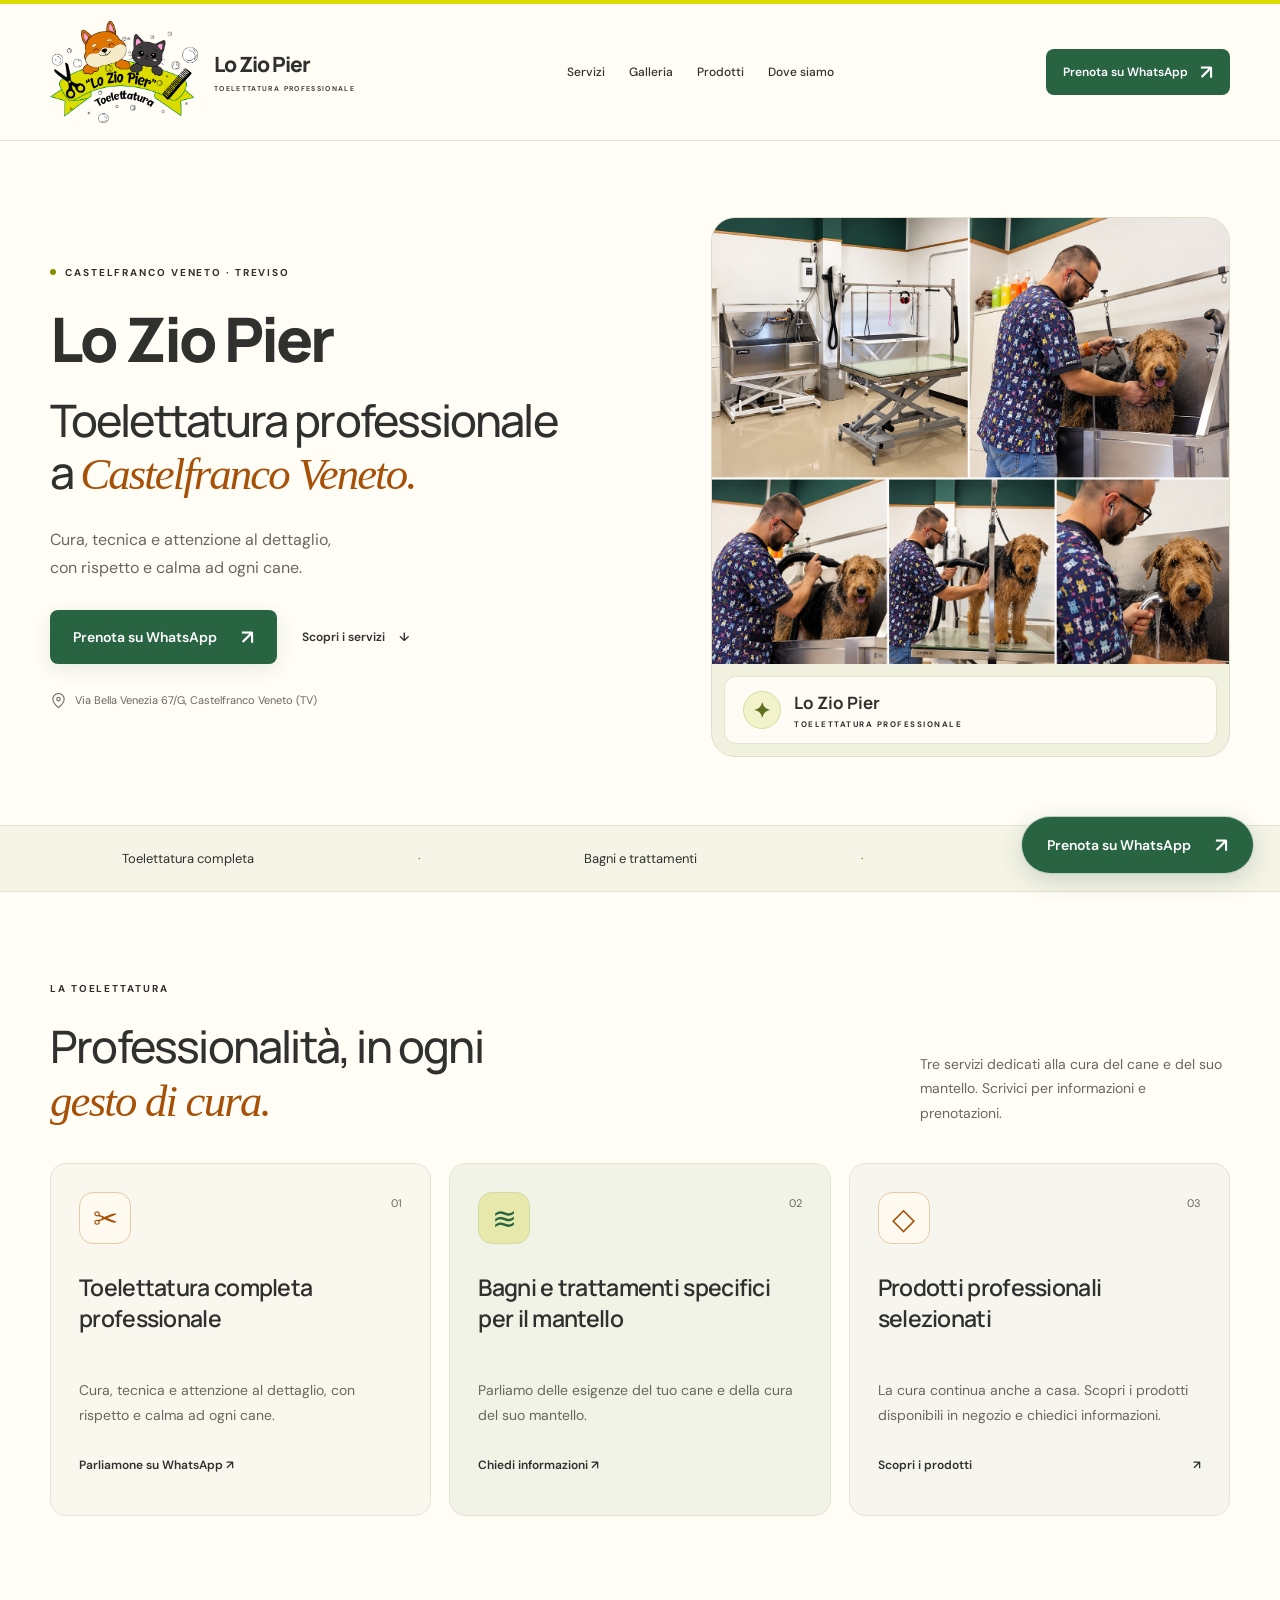
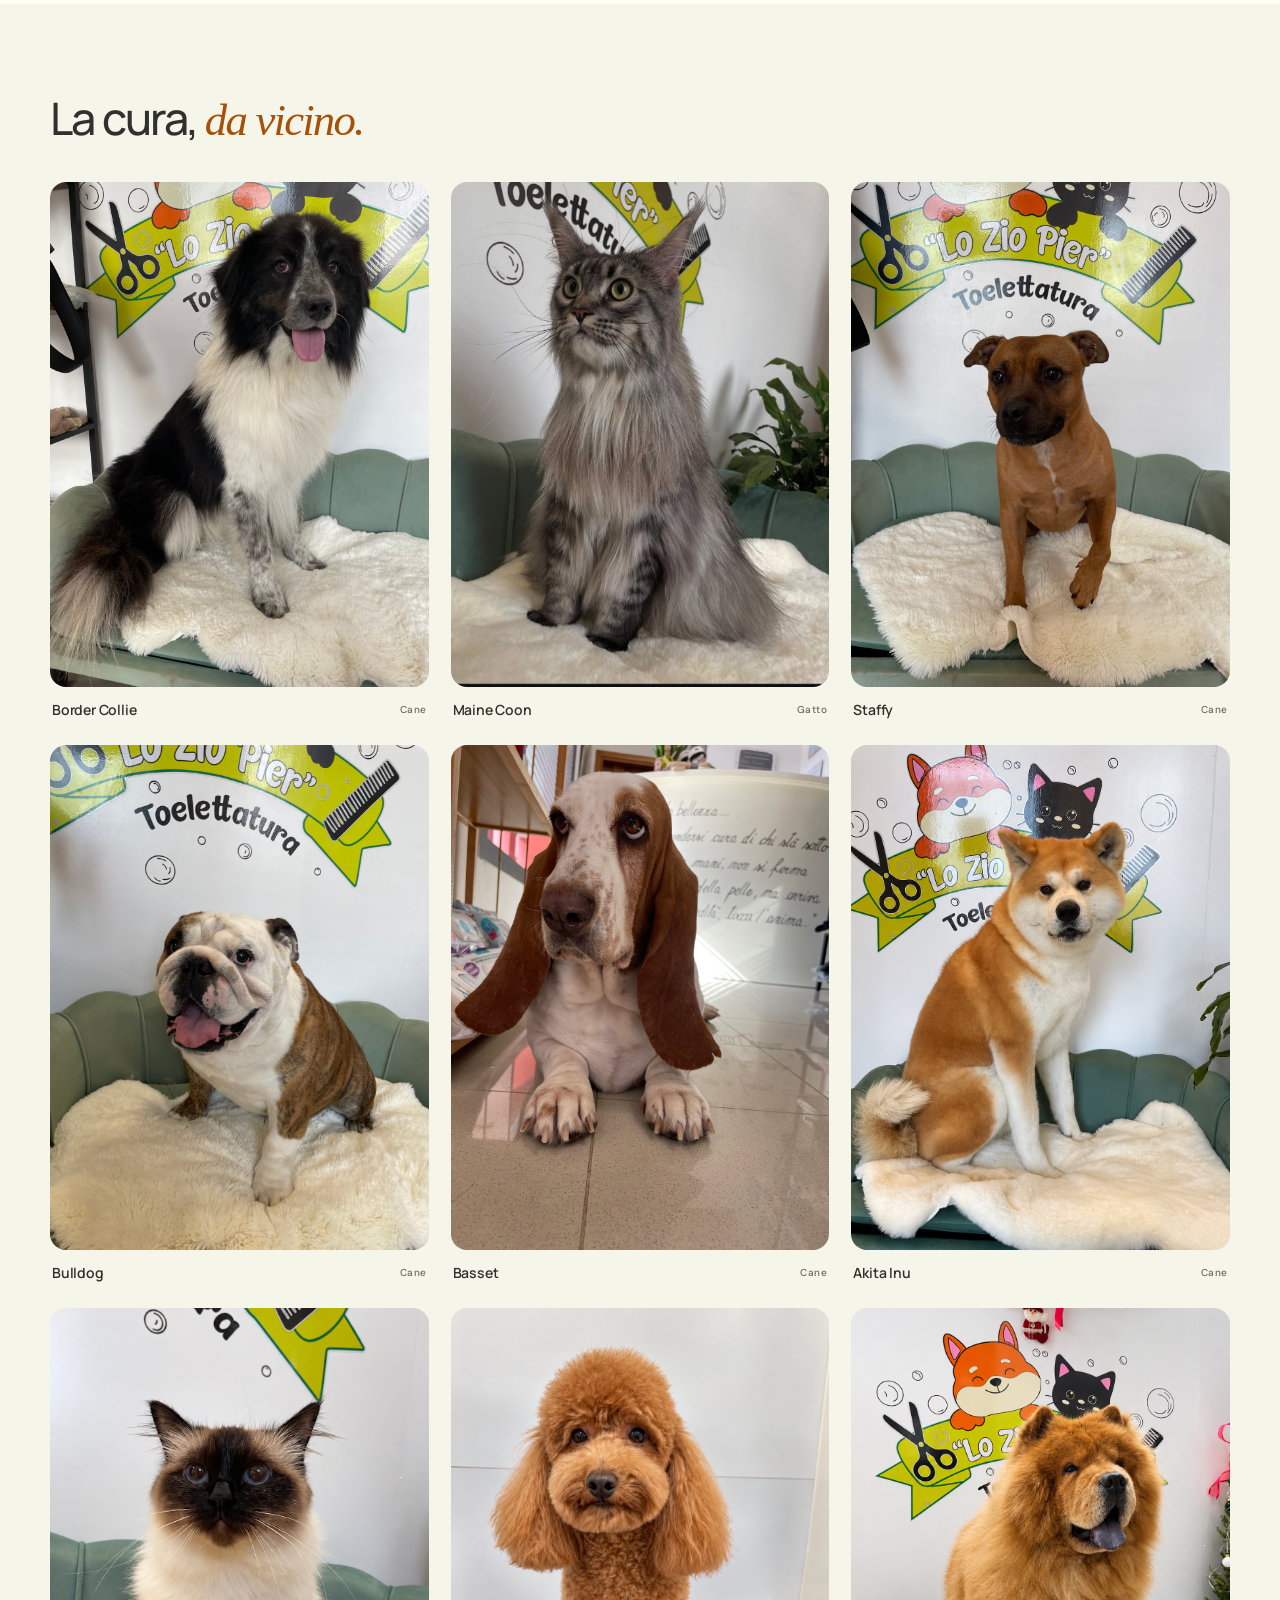
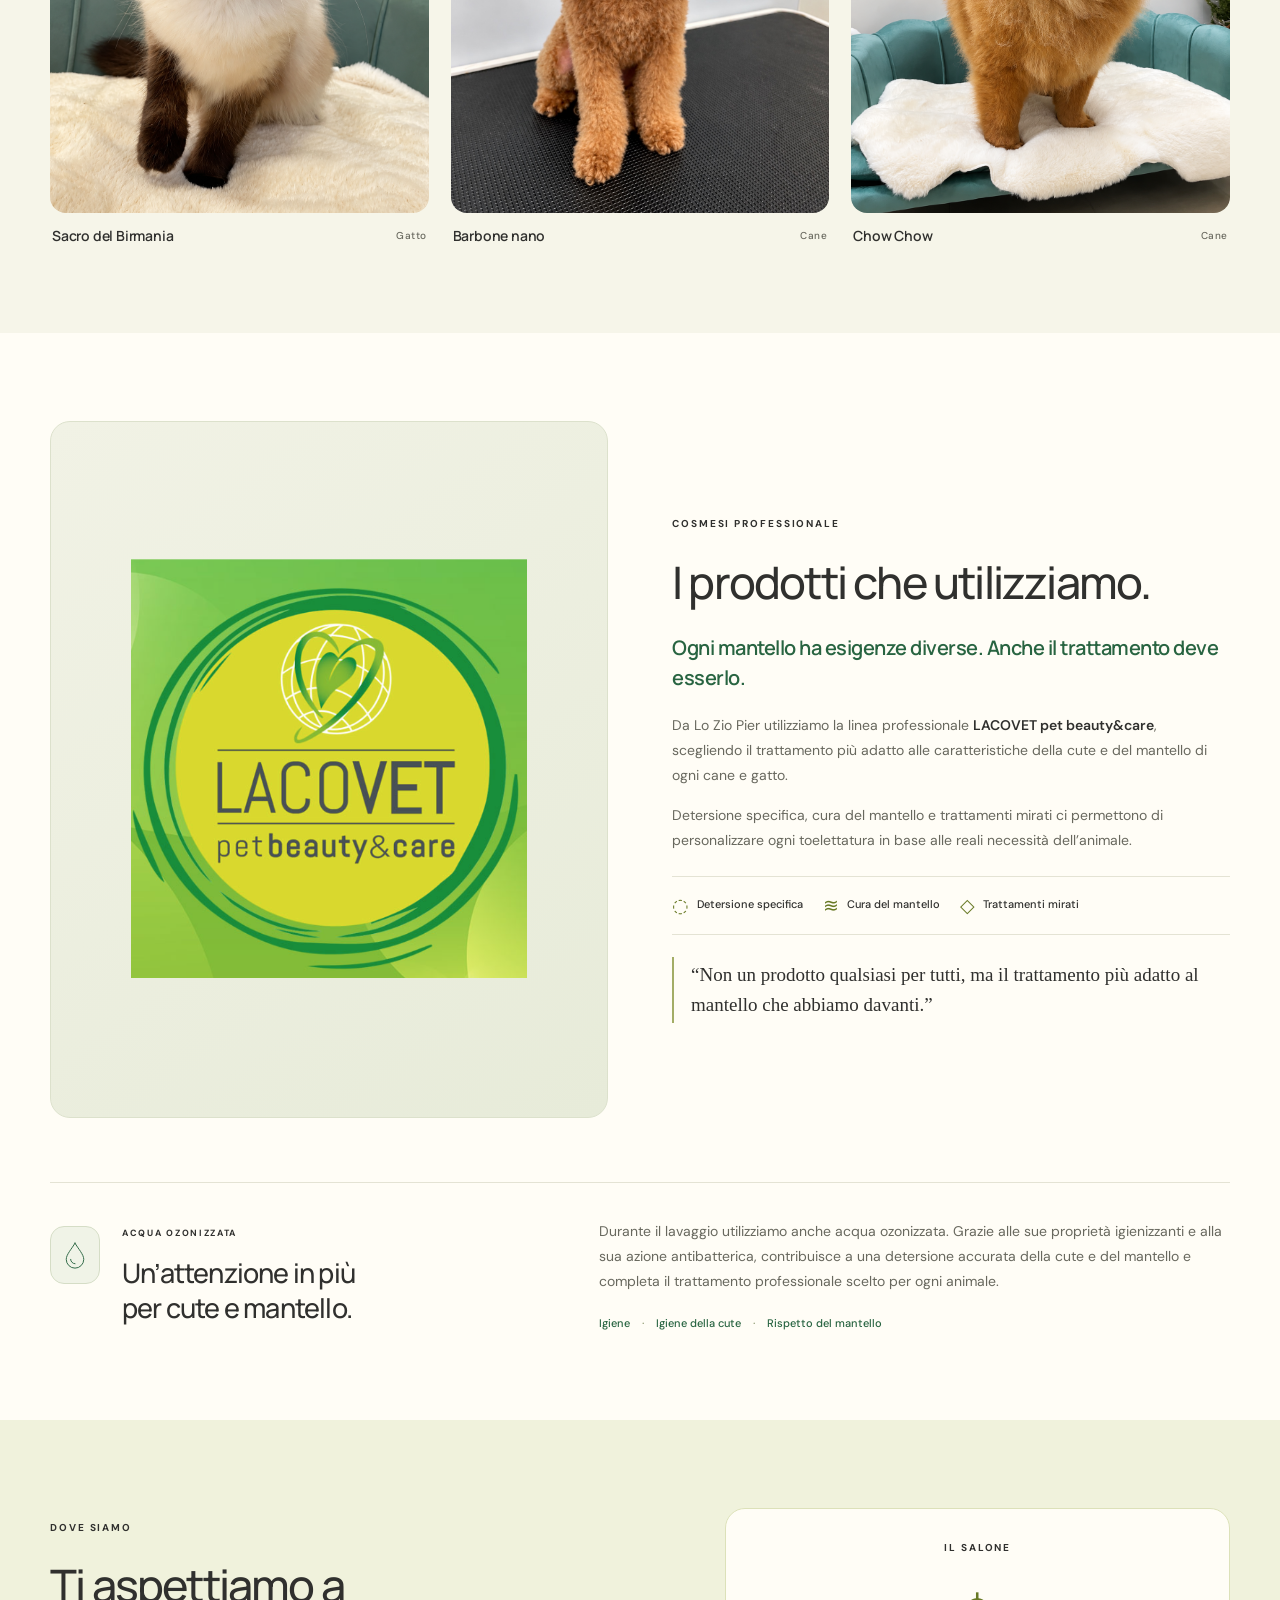
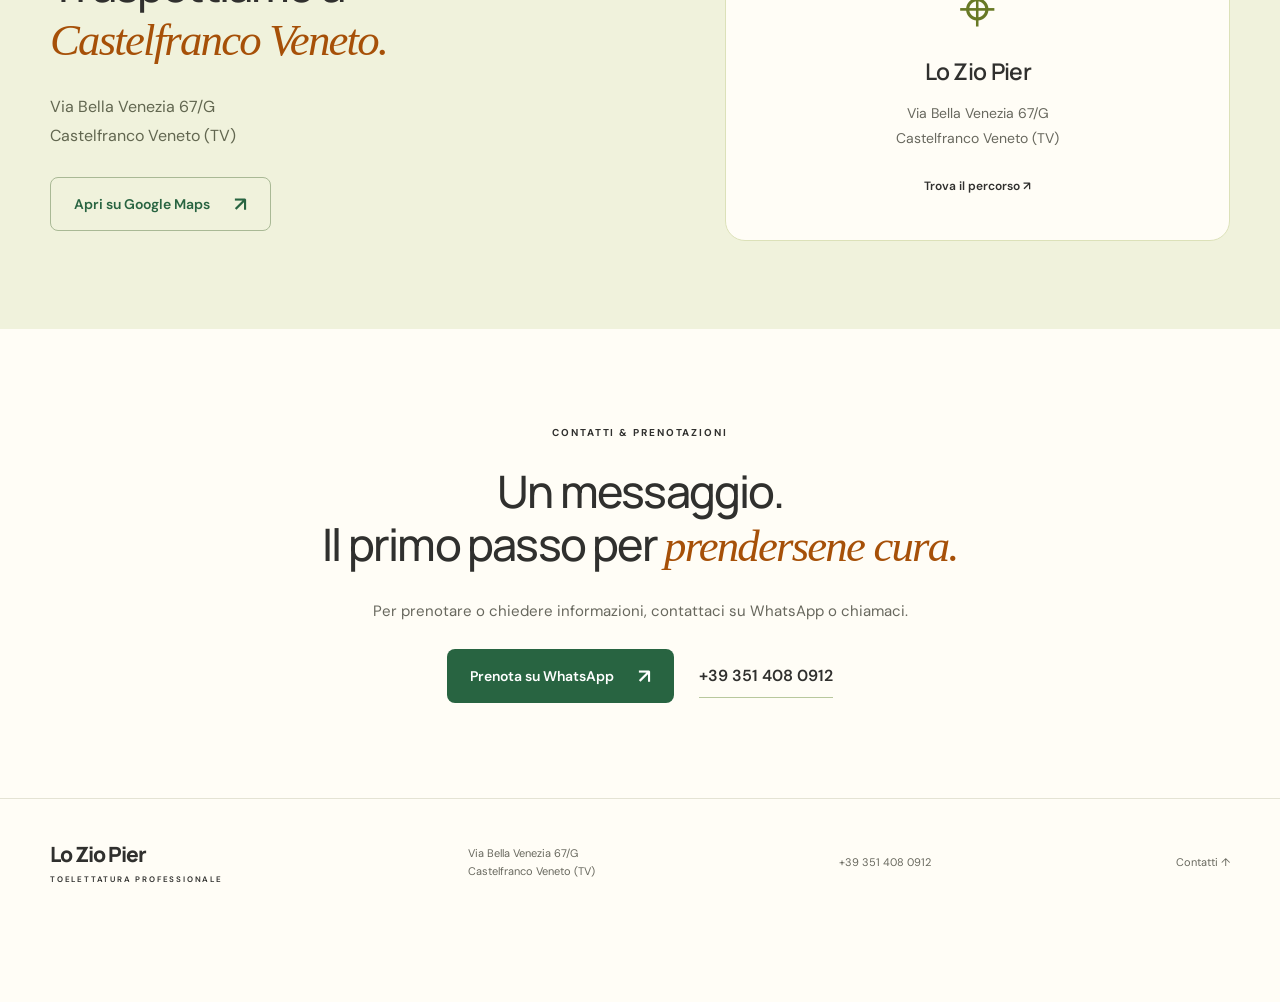
<file: index.html>
<!doctype html>
<html lang="it">
<head>
  <meta charset="utf-8">
  <meta name="viewport" content="width=device-width, initial-scale=1">
  <meta name="theme-color" content="#fcf8f2">
  <meta name="description" content="Lo Zio Pier, toelettatura professionale per cani e gatti a Castelfranco Veneto (TV). Via Bella Venezia 67/G. Prenota su WhatsApp: +39 351 408 0912.">
  <title>Lo Zio Pier – Toelettatura cani e gatti a Castelfranco Veneto</title>
  <link rel="icon" href="favicon.svg" type="image/svg+xml">
  <link rel="stylesheet" href="styles.css">
</head>
<body>
<a class="skip-link" href="#contenuto">Vai al contenuto</a>
<header class="header">
  <div class="wrap header-inner">
    <a class="brand" href="#inizio" aria-label="Lo Zio Pier, pagina iniziale"><img class="official-logo" src="logo-lo-zio-pier.png" alt="Logo ufficiale Lo Zio Pier" width="1800" height="1229" fetchpriority="high"><span>Lo Zio Pier<small>TOELETTATURA PROFESSIONALE</small></span></a>
    <nav aria-label="Navigazione principale"><a href="#servizi">Servizi</a><a href="#lavori">Galleria</a><a href="#prodotti">Prodotti</a><a href="#dove-siamo">Dove siamo</a></nav>
    <a class="button header-book" href="https://wa.me/393514080912" target="_blank" rel="noopener noreferrer">Prenota su WhatsApp <span aria-hidden="true">↗</span></a>
  </div>
</header>
<main id="contenuto">
  <section class="hero wrap" id="inizio" aria-labelledby="hero-title">
    <div class="hero-copy"><p class="eyebrow"><span></span> CASTELFRANCO VENETO · TREVISO</p><h1 id="hero-title">Lo Zio Pier<span>Toelettatura professionale<br>a <em>Castelfranco Veneto.</em></span></h1><p class="intro">Cura, tecnica e attenzione al dettaglio,<br>con rispetto e calma ad ogni cane.</p><div class="actions"><a class="button" href="https://wa.me/393514080912" target="_blank" rel="noopener noreferrer">Prenota su WhatsApp <span aria-hidden="true">↗</span></a><a class="text-link" href="#servizi">Scopri i servizi <span aria-hidden="true">↓</span></a></div><a class="hero-address" href="#dove-siamo"><svg viewBox="0 0 24 24" aria-hidden="true"><path d="M20 10c0 6-8 12-8 12S4 16 4 10a8 8 0 1 1 16 0Z"/><circle cx="12" cy="10" r="2.5"/></svg> Via Bella Venezia 67/G, Castelfranco Veneto (TV)</a></div>
    <div class="hero-visual photo-slot" data-photo="hero"><img class="real-photo" src="loziopiertoeltteatura.png" alt="Lo Zio Pier: il salone e le fasi di lavaggio, asciugatura e toelettatura di un cane" width="1350" height="1165" fetchpriority="high" decoding="async"><div class="hero-caption"><span class="caption-icon" aria-hidden="true">✦</span><span>Lo Zio Pier<small>TOELETTATURA PROFESSIONALE</small></span></div></div>
  </section>
  <div class="intro-strip"><div class="wrap"><span>Toelettatura completa</span><i aria-hidden="true">·</i><span>Bagni e trattamenti</span><i aria-hidden="true">·</i><span>Prodotti professionali</span></div></div>
  <section class="section wrap" id="servizi" aria-labelledby="services-title"><div class="section-heading"><div><p class="eyebrow">LA TOELETTATURA</p><h2 id="services-title">Professionalità, in ogni<br><em>gesto di cura.</em></h2></div><p>Tre servizi dedicati alla cura del cane e del suo mantello. Scrivici per informazioni e prenotazioni.</p></div><div class="service-grid"><article class="service-card"><span class="service-icon" aria-hidden="true">✂</span><span class="number">01</span><h3>Toelettatura completa professionale</h3><p>Cura, tecnica e attenzione al dettaglio, con rispetto e calma ad ogni cane.</p><a class="text-link" href="https://wa.me/393514080912" target="_blank" rel="noopener noreferrer">Parliamone su WhatsApp ↗</a></article><article class="service-card green"><span class="service-icon" aria-hidden="true">≋</span><span class="number">02</span><h3>Bagni e trattamenti specifici per il mantello</h3><p>Parliamo delle esigenze del tuo cane e della cura del suo mantello.</p><a class="text-link" href="https://wa.me/393514080912" target="_blank" rel="noopener noreferrer">Chiedi informazioni ↗</a></article><article class="service-card neutral"><span class="service-icon" aria-hidden="true">◇</span><span class="number">03</span><h3>Prodotti professionali selezionati</h3><p>La cura continua anche a casa. Scopri i prodotti disponibili in negozio e chiedici informazioni.</p><a class="text-link" href="#prodotti">Scopri i prodotti <span aria-hidden="true">↗</span></a></article></div></section>
  <section class="gallery-section" id="lavori" aria-labelledby="gallery-title"><div class="wrap section"><div class="section-heading"><div><h2 id="gallery-title">La cura, <em>da vicino.</em></h2></div></div><div class="real-gallery" aria-label="Fotografie reali di cani e gatti da Lo Zio Pier"><figure class="gallery-portrait"><img src="images/cane-04-border-collie.jpg" alt="Border Collie, cane fotografato nella toelettatura Lo Zio Pier" loading="lazy" decoding="async"><figcaption><span>Border Collie</span><small>Cane</small></figcaption></figure><figure class="gallery-portrait"><img src="images/gatto-01-maine-coon.jpg" alt="Maine Coon, gatto fotografato nella toelettatura Lo Zio Pier" loading="lazy" decoding="async"><figcaption><span>Maine Coon</span><small>Gatto</small></figcaption></figure><figure class="gallery-portrait"><img src="images/cane-01-staffy.jpg" alt="Staffy, cane fotografato nella toelettatura Lo Zio Pier" loading="lazy" decoding="async"><figcaption><span>Staffy</span><small>Cane</small></figcaption></figure><figure class="gallery-portrait"><img src="images/cane-02-bulldog.jpg" alt="Bulldog, cane fotografato nella toelettatura Lo Zio Pier" loading="lazy" decoding="async"><figcaption><span>Bulldog</span><small>Cane</small></figcaption></figure><figure class="gallery-portrait"><img src="images/cane-03-basset.jpg" alt="Basset, cane fotografato nella toelettatura Lo Zio Pier" loading="lazy" decoding="async"><figcaption><span>Basset</span><small>Cane</small></figcaption></figure><figure class="gallery-portrait"><img src="images/cane-05-akita-inu.png" alt="Akita Inu, cane fotografato nella toelettatura Lo Zio Pier" loading="lazy" decoding="async"><figcaption><span>Akita Inu</span><small>Cane</small></figcaption></figure><figure class="gallery-portrait"><img src="images/gatto-02-isetta.png" alt="Sacro del Birmania, gatto fotografato nella toelettatura Lo Zio Pier" loading="lazy" decoding="async"><figcaption><span>Sacro del Birmania</span><small>Gatto</small></figcaption></figure><figure class="gallery-portrait"><img src="images/Barbone" alt="Barbone nano, cane fotografato nella toelettatura Lo Zio Pier" loading="lazy" decoding="async"><figcaption><span>Barbone nano</span><small>Cane</small></figcaption></figure><figure class="gallery-portrait"><img src="images/Chow%20Chow" alt="Chow Chow, cane fotografato nella toelettatura Lo Zio Pier" loading="lazy" decoding="async"><figcaption><span>Chow Chow</span><small>Cane</small></figcaption></figure></div></div></section>
  <section class="section wrap products" id="prodotti" aria-labelledby="products-title">
    <div class="product-visual photo-slot lacovet-image" data-photo="prodotti" role="img" aria-label="Logo LACOVET pet beauty&care">
      <img class="products-logo lacovet-logo" src="images/logo%20lacovet.jpg" alt="Logo LACOVET pet beauty&amp;care" width="800" height="960" loading="lazy" decoding="async">
    </div>
    <div class="lacovet-copy">
      <p class="eyebrow">COSMESI PROFESSIONALE</p>
      <h2 id="products-title">I prodotti che utilizziamo.</h2>
      <p class="lacovet-subtitle">Ogni mantello ha esigenze diverse. Anche il trattamento deve esserlo.</p>
      <div class="lacovet-description">
        <p>Da Lo Zio Pier utilizziamo la linea professionale <strong>LACOVET pet beauty&amp;care</strong>, scegliendo il trattamento più adatto alle caratteristiche della cute e del mantello di ogni cane e gatto.</p>
        <p>Detersione specifica, cura del mantello e trattamenti mirati ci permettono di personalizzare ogni toelettatura in base alle reali necessità dell’animale.</p>
      </div>
      <ul class="lacovet-benefits" aria-label="Cura professionale del mantello"><li><span aria-hidden="true">◌</span>Detersione specifica</li><li><span aria-hidden="true">≋</span>Cura del mantello</li><li><span aria-hidden="true">◇</span>Trattamenti mirati</li></ul>
      <blockquote class="lacovet-quote">“Non un prodotto qualsiasi per tutti, ma il trattamento più adatto al mantello che abbiamo davanti.”</blockquote>
    </div>
    <div class="ozone-block" aria-labelledby="ozone-title">
      <div class="ozone-heading">
        <span class="ozone-symbol" aria-hidden="true"><svg viewBox="0 0 48 48"><path d="M24 5C19 14 10 23 10 31a14 14 0 0 0 28 0C38 23 29 14 24 5Z"/><path d="M17 31a7 7 0 0 0 7 7"/></svg></span>
        <p class="eyebrow">ACQUA OZONIZZATA</p>
        <h3 id="ozone-title">Un’attenzione in più<br>per cute e mantello.</h3>
      </div>
      <div class="ozone-copy">
        <p>Durante il lavaggio utilizziamo anche acqua ozonizzata. Grazie alle sue proprietà igienizzanti e alla sua azione antibatterica, contribuisce a una detersione accurata della cute e del mantello e completa il trattamento professionale scelto per ogni animale.</p>
        <ul class="ozone-benefits" aria-label="Attenzioni durante il lavaggio"><li>Igiene</li><li>Igiene della cute</li><li>Rispetto del mantello</li></ul>
      </div>
    </div>
  </section>
  <section class="location-section" id="dove-siamo" aria-labelledby="location-title"><div class="wrap section location-grid"><div><p class="eyebrow">DOVE SIAMO</p><h2 id="location-title">Ti aspettiamo a<br><em>Castelfranco Veneto.</em></h2><address>Via Bella Venezia 67/G<br>Castelfranco Veneto (TV)</address><a class="button secondary" href="https://www.google.com/maps/search/?api=1&amp;query=Via%20Bella%20Venezia%2067%2FG%2C%20Castelfranco%20Veneto%20%28TV%29" target="_blank" rel="noopener noreferrer">Apri su Google Maps <span aria-hidden="true">↗</span></a></div><div class="location-card"><span class="eyebrow">IL SALONE</span><span class="location-symbol" aria-hidden="true">⌖</span><h3>Lo Zio Pier</h3><p>Via Bella Venezia 67/G<br>Castelfranco Veneto (TV)</p><a class="text-link" href="https://www.google.com/maps/search/?api=1&amp;query=Via%20Bella%20Venezia%2067%2FG%2C%20Castelfranco%20Veneto%20%28TV%29" target="_blank" rel="noopener noreferrer">Trova il percorso ↗</a></div></div></section>
  <section class="section wrap contact" id="contatti" aria-labelledby="contact-title"><p class="eyebrow">CONTATTI & PRENOTAZIONI</p><h2 id="contact-title">Un messaggio.<br>Il primo passo per <em>prendersene cura.</em></h2><p>Per prenotare o chiedere informazioni, contattaci su WhatsApp o chiamaci.</p><div class="actions"><a class="button" href="https://wa.me/393514080912" target="_blank" rel="noopener noreferrer">Prenota su WhatsApp <span aria-hidden="true">↗</span></a><a class="phone" href="tel:+393514080912">+39 351 408 0912</a></div></section>
</main>
<footer><div class="wrap footer-inner"><a class="brand" href="#inizio"><span>Lo Zio Pier<small>TOELETTATURA PROFESSIONALE</small></span></a><p>Via Bella Venezia 67/G<br>Castelfranco Veneto (TV)</p><a href="tel:+393514080912">+39 351 408 0912</a><a href="#contatti">Contatti ↑</a></div></footer>
<div class="mobile-book"><a class="button" href="https://wa.me/393514080912" target="_blank" rel="noopener noreferrer">Prenota su WhatsApp <span aria-hidden="true">↗</span></a></div>
<script src="script.js" defer></script></body></html>
</file>
<file: styles.css>
@import url('https://fonts.googleapis.com/css2?family=DM+Sans:wght@400;500;600;700&family=Manrope:wght@400;500;600;700;800&display=swap');
:root{--cream:#fffdf6;--ink:#30302e;--muted:#68685e;--green:#286441;--clay:#a65008;--line:#e4e3d4;--heading:'Manrope',Arial,sans-serif}*{box-sizing:border-box}html{scroll-behavior:smooth;scroll-padding-top:110px}body{margin:0;background:var(--cream);color:var(--ink);font-family:'DM Sans',Arial,sans-serif;-webkit-font-smoothing:antialiased}a{color:inherit;text-decoration:none}a:focus-visible{outline:3px solid var(--clay);outline-offset:5px}a,button{-webkit-tap-highlight-color:transparent}::selection{background:#e5e69c}.wrap{width:min(1180px,calc(100% - 80px));margin-inline:auto}.skip-link{position:fixed;top:-100px;left:20px;z-index:10;background:var(--ink);color:white;padding:15px}.skip-link:focus{top:10px}.header{border-bottom:1px solid var(--line);background:var(--cream)}.header-inner{min-height:104px;display:flex;align-items:center;justify-content:space-between;gap:24px}.brand{display:flex;align-items:center;gap:12px;font-family:var(--heading);font-weight:800;font-size:23px;letter-spacing:-1px;flex-shrink:0}.brand small{display:block;font-family:'DM Sans',Arial,sans-serif;font-size:8px;font-weight:600;letter-spacing:1.8px;margin-top:6px}.brand-mark{position:relative;border:1px solid #d9dfb7;border-radius:50%;width:43px;height:43px;display:grid;place-items:center;font-family:Georgia,serif;font-size:24px;font-style:italic;font-weight:400}.brand-mark>span{position:absolute;right:-4px;top:-5px;background:var(--cream);color:var(--clay);font-size:15px}nav{display:flex;gap:24px;font-size:12px;font-weight:500}nav a{padding-block:15px}nav a:hover,.text-link:hover{color:var(--clay)}.button{min-height:54px;display:inline-flex;align-items:center;justify-content:center;gap:24px;padding:16px 23px;background:var(--green);color:#fff;border-radius:8px;font-size:14px;font-weight:600;transition:background .2s,transform .2s}.button:hover{background:#1c4c30;transform:translateY(-2px)}.button>span{font-size:20px;line-height:1}.header-book{font-size:12px;min-height:45px;padding:13px 17px;gap:12px}.hero{padding-block:76px 68px;display:grid;grid-template-columns:1.15fr 1fr;align-items:center;gap:65px}.eyebrow{display:flex;align-items:center;gap:9px;font-size:10px;letter-spacing:1.9px;font-weight:700;margin:0 0 23px}.eyebrow>span{width:6px;height:6px;background:var(--clay);border-radius:50%}h1,h2,h3{font-family:var(--heading)}h1{font-size:clamp(40px,4.8vw,64px);letter-spacing:-3px;line-height:1.13;margin:0;font-weight:800}h1>span{display:block;font-weight:500;font-size:clamp(31px,3.5vw,47px);letter-spacing:-1.9px;line-height:1.18;margin-top:20px}em{font-family:Georgia,'Times New Roman',serif;color:var(--clay);font-weight:400}p{line-height:1.75}.intro{color:var(--muted);font-size:16px;margin:25px 0 28px}.actions{display:flex;align-items:center;gap:25px;flex-wrap:wrap}.text-link{font-size:12px;font-weight:600;display:inline-flex;gap:14px;align-items:center;min-height:44px}.hero-address{display:flex;align-items:center;gap:8px;font-size:11px;color:var(--muted);margin-top:27px;line-height:1.6}.hero-address svg{width:17px;height:19px;fill:none;stroke:currentColor;stroke-width:1.5;flex-shrink:0}.photo-slot{position:relative;overflow:hidden;background:#eee4d7}.hero-visual{height:505px;border-radius:180px 180px 22px 22px;background:radial-gradient(ellipse at 50% 42%,#faf6da,#e6e6b9);display:flex;align-items:center;justify-content:center}.pet-art{width:88%;max-width:420px;margin-top:-35px}.pet-art svg{display:block;width:100%}.hero-caption{position:absolute;bottom:22px;left:22px;right:22px;display:flex;align-items:center;gap:13px;background:#fffdf6ed;padding:17px 20px;border-radius:12px;font-family:var(--heading);font-size:17px;font-weight:700}.hero-caption small{display:block;font-family:'DM Sans',Arial,sans-serif;font-size:8px;letter-spacing:1.5px;margin-top:5px}.caption-icon{width:38px;height:38px;border:1px solid #dac8b4;border-radius:50%;display:grid;place-items:center;color:var(--clay);font-size:21px}.photo-note{position:absolute;bottom:106px;left:12px;right:12px;text-align:center;color:#6e5944;font-size:10px}.photo-slot>img{display:block;width:100%;height:100%;object-fit:cover}.intro-strip{border-top:1px solid var(--line);border-bottom:1px solid var(--line);background:#f5f5e7}.intro-strip .wrap{display:flex;align-items:center;justify-content:space-around;gap:20px;padding-block:24px;font-size:13px}.intro-strip i{font-style:normal;color:var(--clay)}.section{padding-block:88px}.section-heading{display:flex;align-items:end;justify-content:space-between;gap:45px;margin-bottom:35px}h2{font-size:clamp(32px,3.5vw,46px);font-weight:500;line-height:1.18;letter-spacing:-1.8px;margin:0}.section-heading>p{max-width:310px;font-size:14px;color:var(--muted);margin:0 0 3px}.service-grid{display:grid;grid-template-columns:1fr 1fr;gap:23px}.service-card{position:relative;padding:33px;border:1px solid var(--line);border-radius:16px;background:#faf2e4}.service-card.green{background:#f2f4dc}.service-icon{display:grid;place-items:center;width:52px;height:52px;border:1px solid #e5cba7;border-radius:14px;color:var(--clay);font-size:30px}.green .service-icon{color:var(--green);border-color:#d2daa6}.number{position:absolute;right:28px;top:32px;font-size:11px;color:var(--muted)}h3{font-weight:600;font-size:23px;letter-spacing:-.7px;margin:28px 0 12px}.service-card p{font-size:14px;color:var(--muted);max-width:390px;margin:0 0 16px}.gallery-section{background:#f6f5e9}.comparison{position:relative;display:grid;grid-template-columns:1fr 1fr;gap:24px}.comparison figure{margin:0;height:330px;border:1px solid #dfddc7;border-radius:16px;background:repeating-linear-gradient(135deg,transparent,transparent 18px,#bca8900b 18px,#bca8900b 19px),#eee7d5}.comparison .after{background:repeating-linear-gradient(135deg,transparent,transparent 18px,#84907a0b 18px,#84907a0b 19px),#e7ebcc}.photo-label{position:absolute;z-index:1;left:20px;top:20px;font-size:12px;padding:8px 16px;background:var(--cream);border-radius:30px}.placeholder-content{position:absolute;inset:0;display:flex;flex-direction:column;align-items:center;justify-content:center;color:#6b655b;gap:10px}.placeholder-content>span{display:grid;place-items:center;width:48px;height:48px;border:1px solid #a39c8f;border-radius:50%;font-size:24px}.placeholder-content p{font-size:12px;margin:0;text-align:center;padding:0 15px}.comparison-arrow{position:absolute;z-index:2;left:50%;top:50%;transform:translate(-50%,-50%);width:56px;height:56px;border:5px solid #f6f5e9;border-radius:50%;background:var(--green);color:white;display:grid;place-items:center;font-size:22px}.gallery-note{text-align:center;font-size:11px;color:var(--muted);margin:21px 0 0}.products{display:grid;grid-template-columns:1fr 1fr;gap:90px;align-items:center}.product-visual{height:360px;background:#eff0d5;border-radius:18px;display:grid;place-items:center}.product-outline{width:65%;max-width:260px}.product-outline svg{width:100%;fill:none;stroke:#77864b;stroke-width:2}.product-visual .photo-note{bottom:25px;color:#66715e}.body-copy{font-size:15px;color:var(--muted);margin:24px 0;max-width:410px}.secondary{background:transparent;color:var(--green);border:1px solid #a9b995}.secondary:hover{background:#eef1d4}.location-section{background:#f0f2dc}.location-grid{display:grid;grid-template-columns:1.2fr 1fr;align-items:center;gap:70px}address{font-style:normal;font-size:16px;line-height:1.8;margin:26px 0;color:#626750}.location-card{background:#fffdf6;border:1px solid #dce1b9;border-radius:20px;padding:32px;text-align:center}.location-card .eyebrow{justify-content:center}.location-symbol{font-size:65px;font-weight:400;color:var(--clay);line-height:1}.location-card h3{margin:13px 0 8px}.location-card p{font-size:14px;color:var(--muted)}.contact{text-align:center;padding-block:95px}.contact .eyebrow{justify-content:center}.contact h2{max-width:760px;margin:auto}.contact>p:not(.eyebrow){font-size:15px;color:var(--muted);margin:25px 0}.contact .actions{justify-content:center}.phone{font-size:16px;font-weight:600;border-bottom:1px solid #b8c89d;min-height:44px;display:flex;align-items:center}footer{border-top:1px solid var(--line)}.footer-inner{display:flex;align-items:center;justify-content:space-between;gap:25px;padding-block:34px}.footer-inner .brand{font-size:21px}.footer-inner p,.footer-inner>a:not(.brand){font-size:11px;color:var(--muted);line-height:1.7}.mobile-book{display:none}
@media(max-width:1100px){nav{gap:16px}.header-book{display:none}.hero{gap:35px}.products{gap:45px}.hero-visual{height:460px}}
@media(max-width:760px){html{scroll-padding-top:24px}.wrap{width:calc(100% - 40px)}.header-inner{min-height:85px;gap:8px;flex-wrap:wrap;padding-block:17px}.brand{font-size:22px}.brand small{font-size:7px;letter-spacing:1.4px}.brand-mark{width:38px;height:38px}nav{width:100%;justify-content:space-between;gap:9px;font-size:11px;margin-top:8px}nav a{padding-block:8px;min-height:34px}.hero{padding-block:36px 35px;grid-template-columns:1fr;gap:30px}.eyebrow{font-size:9px;letter-spacing:1.4px;margin-bottom:19px}h1{font-size:44px;letter-spacing:-2px}h1>span{font-size:34px;letter-spacing:-1.3px;margin-top:15px}.intro{font-size:15px;margin:21px 0 23px}.hero .actions{gap:10px 20px}.hero .button{width:100%;justify-content:space-between;padding-inline:20px;min-height:56px}.hero .text-link{min-height:38px}.hero-address{font-size:11px;margin-top:15px}.hero-visual{height:380px;max-width:480px;width:100%;justify-self:center;border-radius:140px 140px 18px 18px}.pet-art{width:80%;max-width:320px}.hero-caption{left:16px;right:16px;bottom:16px;padding:14px 16px}.photo-note{bottom:92px;font-size:9px}.intro-strip .wrap{padding-block:17px;gap:8px;font-size:10px}.intro-strip i{font-size:9px}.section{padding-block:55px}.section-heading{display:block;margin-bottom:27px}h2{font-size:34px;letter-spacing:-1.3px}.section-heading>p{font-size:14px;max-width:none;margin-top:20px}.service-grid{grid-template-columns:1fr;gap:15px}.service-card{padding:26px}.service-card h3{font-size:22px;margin-top:23px}.comparison{gap:12px}.comparison figure{height:230px;border-radius:12px}.photo-label{left:12px;top:12px;font-size:11px;padding:7px 12px}.placeholder-content p{font-size:10px;max-width:145px}.placeholder-content>span{width:38px;height:38px;font-size:20px}.comparison-arrow{width:43px;height:43px;border-width:4px;font-size:17px}.gallery-note{font-size:10px;line-height:1.6}.products{grid-template-columns:1fr;gap:28px}.products>div:last-child{grid-row:1}.product-visual{height:280px}.product-outline{max-width:210px}.location-grid{grid-template-columns:1fr;gap:30px}address{font-size:15px;margin:22px 0}.location-card{padding:27px}.contact .actions{flex-direction:column;gap:16px}.contact .button{width:100%;max-width:400px}.contact h2{font-size:33px}.contact>p:not(.eyebrow){font-size:14px}.footer-inner{flex-wrap:wrap;align-items:start;gap:18px;padding-block:30px}.footer-inner .brand{width:100%}.footer-inner p{width:100%;margin:0}.footer-inner>a:last-child{margin-left:auto}body{padding-bottom:calc(82px + env(safe-area-inset-bottom))}.mobile-book{display:block;position:fixed;bottom:0;left:0;right:0;z-index:5;background:#fffdf6f5;border-top:1px solid var(--line);padding:12px 20px calc(12px + env(safe-area-inset-bottom));backdrop-filter:blur(12px)}.mobile-book .button{width:100%;min-height:54px;justify-content:space-between}footer{padding-bottom:10px}}
@media(max-width:360px){.wrap{width:calc(100% - 32px)}h1{font-size:39px}h1>span{font-size:30px}h2{font-size:30px}nav{font-size:10px}.intro-strip .wrap{font-size:9px}.hero-visual{height:340px}.hero-caption{font-size:15px}.comparison figure{height:210px}}
@media(prefers-reduced-motion:reduce){html{scroll-behavior:auto}*{transition:none!important}}

/* Official logo: preserve the complete artwork and its natural proportions. */
.official-logo{display:block;width:148px;height:auto;object-fit:contain;flex-shrink:0}
.header-inner{min-height:136px;gap:22px}.header .brand{gap:16px;font-size:21px}.header .brand small{font-size:7px;letter-spacing:1.35px}
.header{border-top:4px solid #d9de00}.eyebrow>span{background:#899000}.service-icon{background:#fffaf0}.green .service-icon{background:#e6e9ab}.intro-strip i{color:#727900}.photo-label{box-shadow:0 2px 12px #30302e08}.hero-caption{border:1px solid #e7e2cb}.caption-icon{background:#f2f3ca;border-color:#d6dba6;color:#617123}.location-symbol{color:#687925}.mobile-book{background:#fffdf6f5}
@media(min-width:1101px) and (max-width:1250px){.header .brand>span{max-width:140px}.header .brand small{line-height:1.6}nav{gap:17px}.official-logo{width:124px}.header-book{gap:8px;padding-inline:13px}}
@media(max-width:760px){.header-inner{min-height:125px;padding-block:12px;gap:6px}.header .brand{gap:14px;font-size:22px}.official-logo{width:112px}.header .brand small{font-size:7px;letter-spacing:1px}.header nav{margin-top:0}.header .brand{max-width:100%}.hero{padding-top:32px}}
@media(max-width:360px){.official-logo{width:96px}.header .brand{font-size:20px;gap:12px}.header .brand small{font-size:6px;letter-spacing:.8px}}
/* Quiet motion and a more editorial presentation. */
.hero-visual{border-radius:24px;background:linear-gradient(145deg,#f0f1de,#e5e8d4);border:1px solid #dcdfcc;isolation:isolate}
.hero-visual:before,.hero-visual:after{content:'';position:absolute;width:360px;height:360px;border:1px solid #a8b58a55;border-radius:50%;z-index:-1;right:-150px;top:-115px}
.hero-visual:after{right:-100px;top:-165px}
.hero-editorial{align-self:flex-start;width:100%;padding:55px 42px}.hero-editorial p{font-family:var(--heading);font-size:clamp(37px,4.2vw,57px);font-weight:500;letter-spacing:-2px;line-height:1.15;margin:22px 0}.editorial-line{display:block;width:42px;height:2px;background:#899000}.editorial-detail{font-size:9px;font-weight:600;letter-spacing:2.2px;color:#58604a}.hero-visual .photo-note{bottom:111px;color:#61664e}.hero .button{box-shadow:0 5px 18px #2864411c}.service-grid{grid-template-columns:repeat(3,minmax(0,1fr));gap:18px}.service-card{display:flex;flex-direction:column;padding:28px;background:#faf7ef;transition:transform .25s ease,box-shadow .25s ease,border-color .25s ease}.service-card.green{background:#f1f3e7}.service-card.neutral{background:#f6f6ef}.service-card h3{font-size:23px;line-height:1.35;min-height:94px}.service-card .text-link{margin-top:auto;justify-content:space-between}.service-card .service-icon{transition:transform .25s ease}.button{transition:background .2s,transform .2s,box-shadow .2s}.button:active{transform:translateY(0) scale(.985)}.button>span,.text-link>span{transition:transform .2s ease}nav a{position:relative}nav a:after{content:'';position:absolute;bottom:7px;left:0;right:0;height:1px;background:var(--green);transform:scaleX(0);transform-origin:left;transition:transform .25s ease}
.mobile-book{display:block;position:fixed;z-index:5;right:26px;bottom:26px;left:auto;background:transparent;border:0;padding:0;backdrop-filter:none}.mobile-book .button{border-radius:40px;min-height:58px;padding:17px 25px;border:1px solid #ffffffb3;box-shadow:0 7px 25px #183a322b;animation:whatsapp-reminder 12s ease-in-out 5s infinite}.mobile-book .button:hover,.mobile-book .button:focus-visible{animation-play-state:paused}.footer-inner{padding-bottom:110px}
@media(hover:hover){.service-card:hover{transform:translateY(-4px);border-color:#bcc8a5;box-shadow:0 10px 25px #30302e08}.service-card:hover .service-icon{transform:rotate(-4deg)}.button:hover>span,.text-link:hover>span{transform:translate(2px,-2px)}nav a:hover:after{transform:scaleX(1)}}
@keyframes whatsapp-reminder{0%,8%,100%{transform:translateY(0);box-shadow:0 7px 25px #183a322b}3%{transform:translateY(-3px);box-shadow:0 7px 25px #183a322b,0 0 0 7px #28644110}6%{transform:translateY(0);box-shadow:0 7px 25px #183a322b,0 0 0 12px #28644100}}
@keyframes gentle-entry{from{opacity:.35;transform:translateY(14px)}to{opacity:1;transform:translateY(0)}}
@media(prefers-reduced-motion:no-preference){.hero-copy{animation:gentle-entry .65s ease both}.hero-visual{animation:gentle-entry .8s ease .1s both}.reveal-in{animation:gentle-entry .65s ease both}}
@media(max-width:1000px) and (min-width:761px){.service-card{padding:22px}.service-card h3{font-size:20px;min-height:108px}.service-card .text-link{font-size:11px}.hero-editorial{padding:45px 30px}}
@media(max-width:760px){.hero h1>span{font-size:31px;line-height:1.2}.hero .intro{font-size:16px}.hero-visual{height:350px;border-radius:20px}.hero-editorial{padding:32px}.hero-editorial p{font-size:40px;margin:20px 0}.editorial-detail{font-size:8px}.hero-visual .photo-note{bottom:93px;font-size:9px}.service-grid{grid-template-columns:1fr;gap:16px}.service-card{padding:26px}.service-card h3{min-height:0;font-size:23px;margin-top:22px}.service-card p{margin-bottom:16px}.service-card .text-link{min-height:44px}.intro-strip .wrap{gap:7px;font-size:10px;text-align:center}.mobile-book{right:16px;left:16px;bottom:calc(14px + env(safe-area-inset-bottom));padding:0;background:transparent}.mobile-book .button{width:100%;min-height:56px;justify-content:space-between;border-radius:14px;padding-inline:22px}.footer-inner{padding-bottom:35px}body{padding-bottom:calc(90px + env(safe-area-inset-bottom))}}
@media(max-width:360px){.hero h1>span{font-size:28px}.hero-editorial{padding:27px}.hero-editorial p{font-size:37px}.intro-strip .wrap{font-size:9px}.service-card h3{font-size:21px}}
@media(prefers-reduced-motion:reduce){html{scroll-behavior:auto}*,*:before,*:after{animation:none!important;transition:none!important}}

/* Real salon collage: keep every photograph visible without cropping or stretching. */
.hero-visual:has(.real-photo){height:auto;display:block;background:#f0f1de}
.hero-visual:has(.real-photo):before,.hero-visual:has(.real-photo):after{display:none}
.hero-visual>.real-photo{position:relative;inset:auto;width:100%;height:auto;object-fit:contain;display:block}
.hero-visual:has(.real-photo) .hero-caption{position:relative;inset:auto;margin:12px;padding:14px 18px}
@media(max-width:760px){.hero-visual:has(.real-photo){height:auto}.hero-visual:has(.real-photo) .hero-caption{margin:10px;padding:12px 14px}}

/* Original salon photographs: CSS layout only, no image processing or filters. */
[hidden]{display:none!important}
.real-gallery{display:grid;grid-template-columns:repeat(3,minmax(0,1fr));gap:26px 22px}
.gallery-portrait{margin:0;min-width:0}
.gallery-portrait img{display:block;width:100%;aspect-ratio:3/4;object-fit:cover;object-position:center;border-radius:16px;background:#e7e8db}
.gallery-portrait figcaption{display:flex;justify-content:space-between;align-items:center;gap:10px;padding:13px 2px 0;font-family:var(--heading);font-size:14px;font-weight:600;letter-spacing:-.2px}
.gallery-portrait small{font-family:'DM Sans',Arial,sans-serif;font-size:10px;font-weight:500;color:var(--muted);letter-spacing:.5px}
.gallery-portrait:last-child{grid-column:auto}
@media(max-width:760px){.real-gallery{grid-template-columns:repeat(2,minmax(0,1fr));gap:24px 14px}.gallery-portrait img{border-radius:12px}.gallery-portrait figcaption{font-size:12px;padding-top:10px;gap:6px;flex-wrap:wrap}.gallery-portrait small{font-size:9px}.gallery-portrait:last-child{grid-column:auto;width:auto;justify-self:stretch}}
@media(max-width:360px){.real-gallery{gap:22px 12px}.gallery-portrait figcaption{font-size:11px}}

/* LACOVET: styles scoped exclusively to the professional cosmetics section. */
#prodotti{gap:64px;align-items:center}
#prodotti .lacovet-image{height:auto;aspect-ratio:4/5;min-height:360px;background:linear-gradient(145deg,#f1f2e5,#e7ebd9);border:1px solid #dce1cc;border-radius:20px}
#prodotti .lacovet-placeholder{display:flex;flex-direction:column;align-items:center;gap:12px;padding:24px;text-align:center;color:#65705b;font-size:12px;letter-spacing:.3px}
#prodotti .image-marker{display:grid;place-items:center;width:48px;height:48px;border:1px solid #b9c4a8;border-radius:50%;font-size:23px;font-weight:400;margin-bottom:8px}
#prodotti .lacovet-placeholder small{font-size:10px;color:#707763}
#prodotti .lacovet-subtitle{font-family:var(--heading);font-size:20px;line-height:1.5;letter-spacing:-.5px;font-weight:600;margin:24px 0 20px;color:var(--green)}
#prodotti .lacovet-description p{font-size:14px;line-height:1.8;color:var(--muted);margin:0 0 15px}
#prodotti .lacovet-description strong{font-weight:600;color:var(--ink)}
#prodotti .lacovet-benefits{display:flex;flex-wrap:wrap;gap:12px 20px;list-style:none;padding:19px 0;margin:22px 0;border-top:1px solid var(--line);border-bottom:1px solid var(--line)}
#prodotti .lacovet-benefits li{display:flex;align-items:center;gap:8px;font-size:11px;font-weight:500;line-height:1.6}
#prodotti .lacovet-benefits li span{font-size:19px;color:#687925;line-height:1}
#prodotti .lacovet-quote{margin:0;padding:3px 0 3px 17px;border-left:2px solid #a3ad66;font-family:Georgia,serif;font-size:19px;line-height:1.6;color:var(--ink)}
@media(max-width:1000px){#prodotti{gap:35px}#prodotti .lacovet-image{aspect-ratio:3/4}}
@media(max-width:760px){#prodotti{gap:30px}#prodotti .lacovet-image{aspect-ratio:4/3;min-height:0}#prodotti .lacovet-copy{grid-row:1}#prodotti .lacovet-subtitle{font-size:19px;margin-top:21px}#prodotti .lacovet-benefits{gap:14px 20px}#prodotti .lacovet-quote{font-size:18px}#prodotti .lacovet-description p{font-size:14px}}

/* Ozonated water: a compact companion to the LACOVET presentation. */
#prodotti .ozone-block{grid-column:1/-1;display:grid;grid-template-columns:1fr 1.25fr;gap:45px;align-items:center;border-top:1px solid var(--line);padding-top:36px}
#prodotti .ozone-heading{position:relative;padding-left:72px}
#prodotti .ozone-symbol{position:absolute;left:0;top:0;display:grid;place-items:center;width:50px;height:58px;border:1px solid #d5ddc6;border-radius:14px;background:#f0f3e7}
#prodotti .ozone-symbol svg{width:30px;height:34px;fill:none;stroke:var(--green);stroke-width:1.5;stroke-linecap:round;stroke-linejoin:round}
#prodotti .ozone-heading .eyebrow{margin-bottom:13px;font-size:9px;letter-spacing:1.7px}
#prodotti .ozone-heading h3{font-size:27px;font-weight:500;line-height:1.3;letter-spacing:-.8px;margin:0}
#prodotti .ozone-copy>p{font-size:14px;line-height:1.8;color:var(--muted);margin:0}
#prodotti .ozone-benefits{display:flex;flex-wrap:wrap;gap:8px 0;list-style:none;padding:0;margin:19px 0 0;color:var(--green);font-size:11px;font-weight:500;line-height:1.7}
#prodotti .ozone-benefits li:not(:last-child):after{content:'·';display:inline-block;margin:0 12px;color:#89956c}
@media(max-width:760px){#prodotti .ozone-block{grid-template-columns:1fr;gap:20px;padding-top:30px;margin-top:3px}#prodotti .ozone-heading{padding-left:65px}#prodotti .ozone-heading h3{font-size:24px}#prodotti .ozone-symbol{width:46px;height:54px}#prodotti .ozone-copy>p{font-size:14px}#prodotti .ozone-benefits{font-size:10px}#prodotti .ozone-benefits li:not(:last-child):after{margin-inline:9px}}
#prodotti .ozone-block,#prodotti .ozone-heading,#prodotti .ozone-copy{min-width:0}
@media(max-width:760px){#prodotti .ozone-block{grid-row:auto}}

/* Original logo, centered in the existing products image area. */
#prodotti .lacovet-image>.products-logo{position:static;display:block;width:82%;max-width:400px;height:auto;object-fit:contain;justify-self:center;align-self:center}
@media(max-width:760px){#prodotti .lacovet-image>.products-logo{width:80%;max-width:350px}}

/* Fit the complete original LACOVET logo inside the existing image area. */
#prodotti .lacovet-image>.products-logo.lacovet-logo{position:absolute;inset:-2%;width:104%;height:104%;max-width:none;object-fit:contain}
</file>
